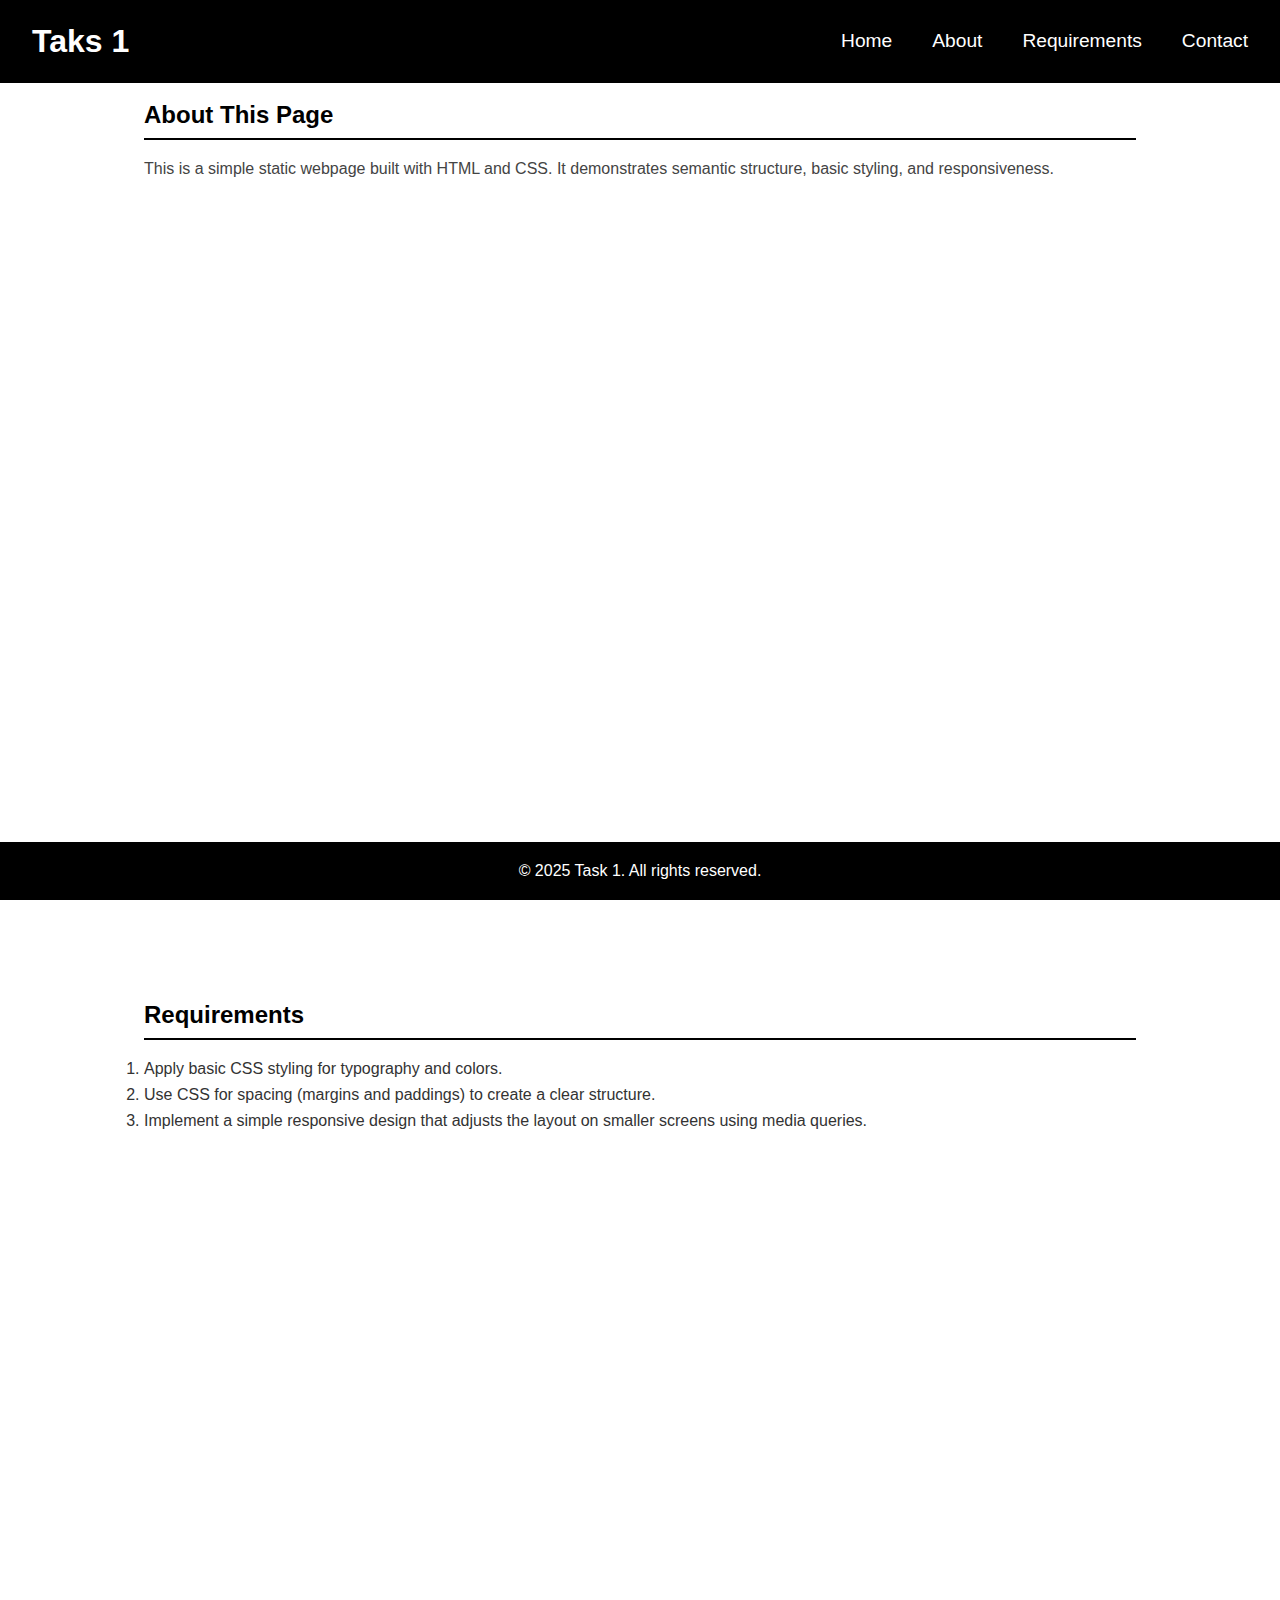
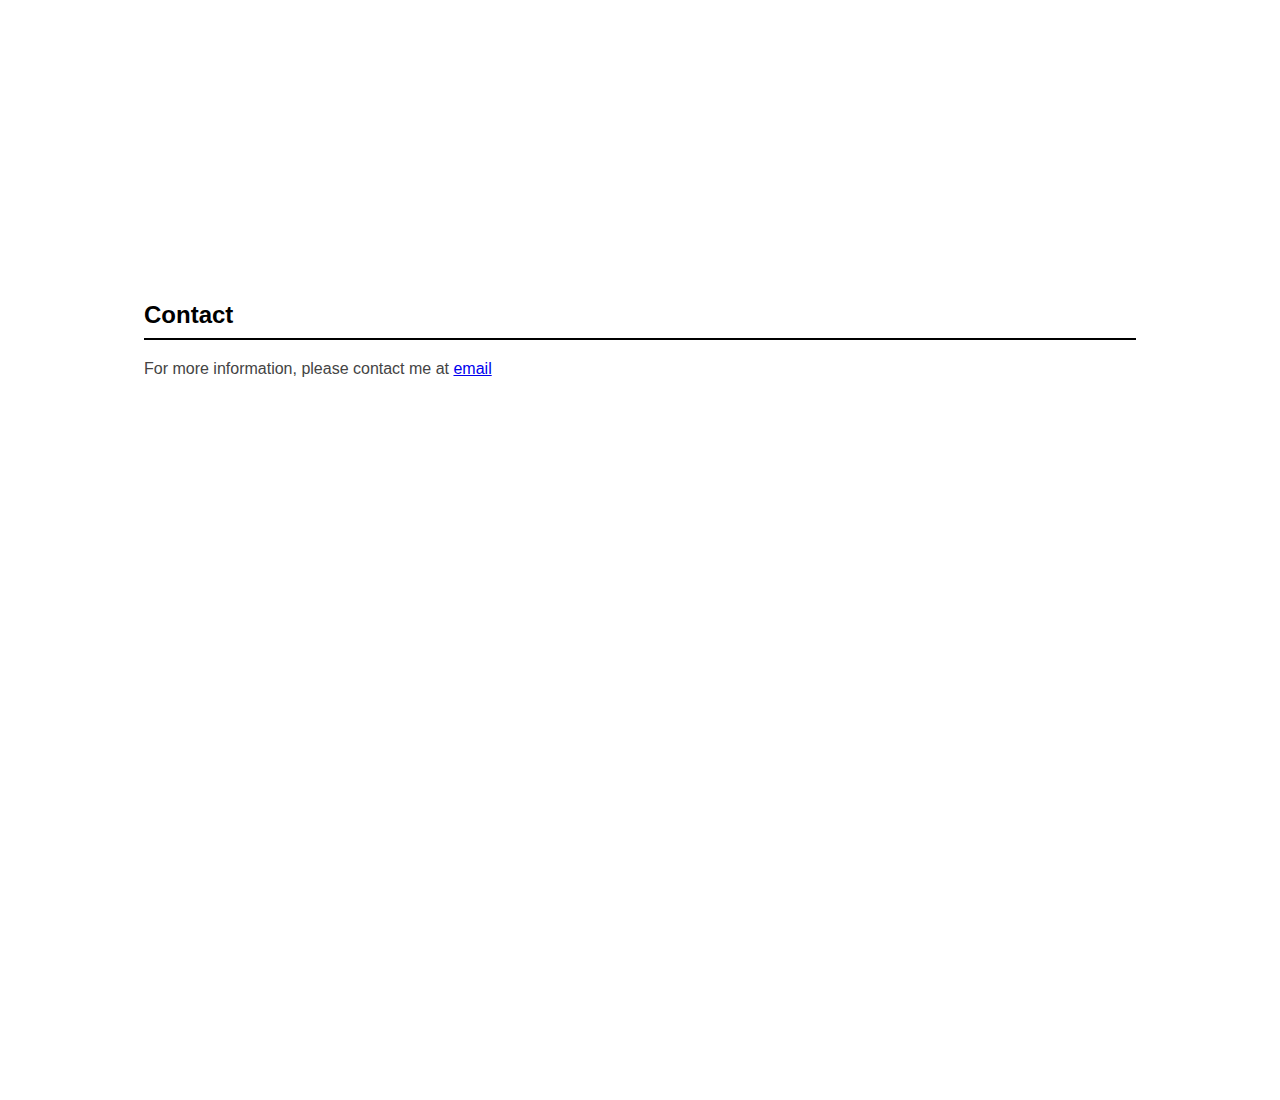
<file: task-1/index.html>
<!DOCTYPE html>
<html lang="en">
<head>
    <meta charset="UTF-8">
    <meta name="viewport" content="width=device-width, initial-scale=1.0">
    <title>My Static Webpage</title>
    <link rel="stylesheet" href="styles.css">
</head>
<body>
    <header>
        <h1>Taks 1</h1>
        <nav>
            <ul>
                <li><a href="#home">Home</a></li>
                <li><a href="#about">About</a></li>
                <li><a href="#requirements">Requirements</a></li>
                <li><a href="#contact">Contact</a></li>
            </ul>
        </nav>
    </header>

    <main>
        <section id="about">
            <h2>About This Page</h2>
            <p>This is a simple static webpage built with HTML and CSS. It demonstrates semantic structure, basic styling, and responsiveness.</p>
        </section>
        <section id="requirements">
            <h2>Requirements</h2>
            <ol>
                <li>Apply basic CSS styling for typography and colors.</li>
                <li>Use CSS for spacing (margins and paddings) to create a clear structure.</li>
                <li>Implement a simple responsive design that adjusts the layout on smaller screens using media queries.</li>
                
            </ol>
        </section>
        <section id="contact">
            <h2>Contact</h2>
            <p>For more information, please contact me at <a href="mailto:mail@gmail.com">email</a></p>
        </section>
    </main>

    <footer>
        <p>© 2025 Task 1. All rights reserved.</p>
    </footer>
</body>
</html>
</file>
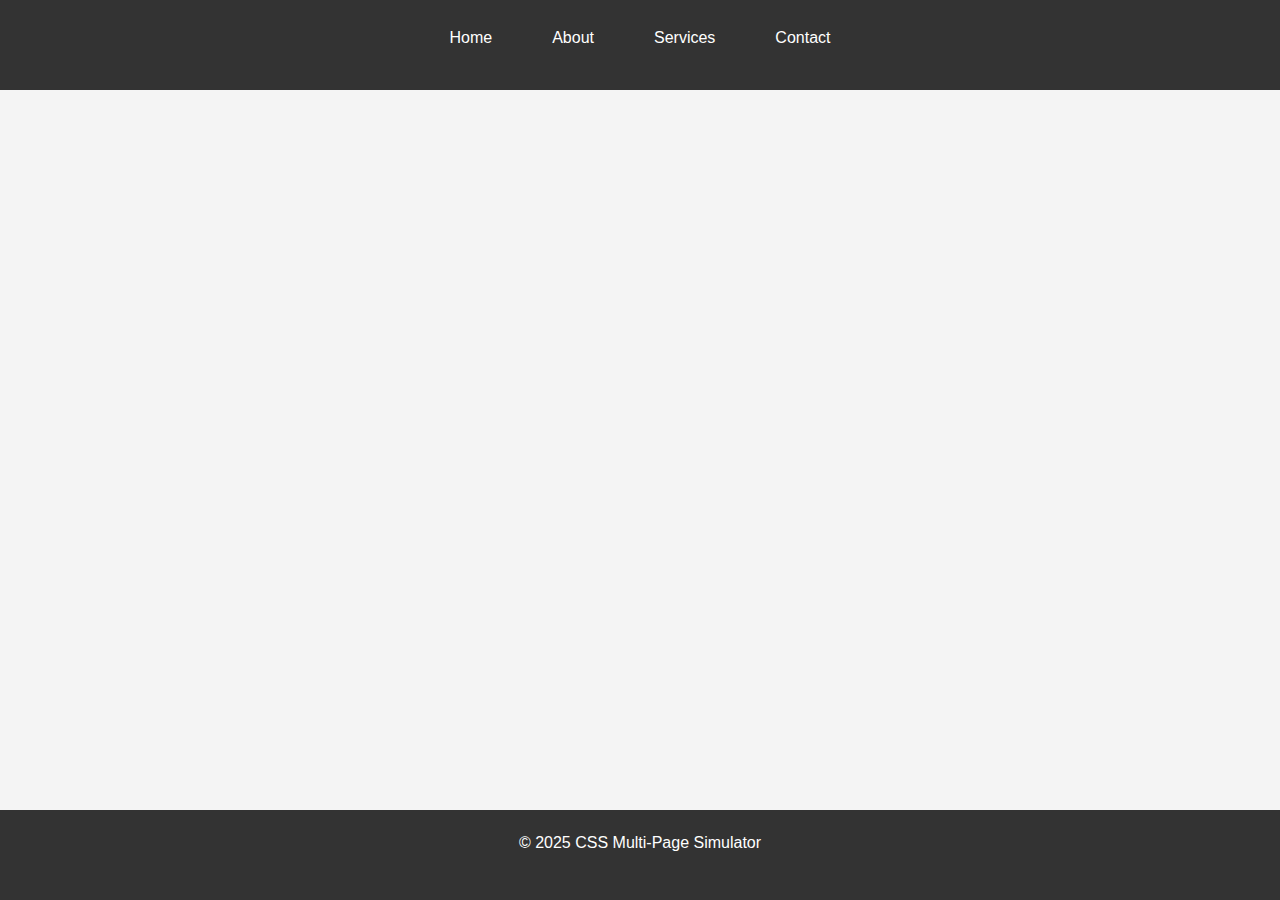
<file: task-10/index.html>
<!DOCTYPE html>
<html lang="en">
<head>
    <meta charset="UTF-8">
    <meta name="viewport" content="width=device-width, initial-scale=1.0">
    <title>CSS Multi-Page Website Simulator</title>
    <link rel="stylesheet" href="styles.css">
</head>
<body>
        <div class="pages">
            <nav class="nav">
                <div class="nav-menu">
                    <a href="#home">Home</a>
                    <a href="#about">About</a>
                    <a href="#services">Services</a>
                    <a href="#contact">Contact</a>
                </div>
            </nav>
            <!-- Home Page -->
            <section id="home" class="page">
                <h1>Welcome to Home</h1>
                <div class="page-content">
                    <div class="card">
                        <div class="card-badge">New</div>
                        <h2>Card 1</h2>
                        <p>Lorem ipsum dolor sit amet, consectetur adipiscing elit. Sed do eiusmod tempor incididunt ut labore et dolore magna aliqua.</p>
                    </div>
                    <div class="card">
                        <div class="card-badge">Featured</div>
                        <h2>Card 2</h2>
                        <p>Ut enim ad minim veniam, quis nostrud exercitation ullamco laboris nisi ut aliquip ex ea commodo consequat.</p>
                    </div>
                    <div class="card">
                        <h2>Card 3</h2>
                        <p>Duis aute irure dolor in reprehenderit in voluptate velit esse cillum dolore eu fugiat nulla pariatur.</p>
                    </div>
                    <div class="card">
                        <h2>Card 4</h2>
                        <p>Excepteur sint occaecat cupidatat non proident, sunt in culpa qui officia deserunt mollit anim id est laborum.</p>
                        <p>Sed ut perspiciatis unde omnis iste natus error sit voluptatem accusantium doloremque laudantium.</p>
                    </div>
                    <div class="card">
                        <h2>Card 5</h2>
                        <p>Nemo enim ipsam voluptatem quia voluptas sit aspernatur aut odit aut fugit, sed quia consequuntur magni dolores.</p>
                        <p>Neque porro quisquam est, qui dolorem ipsum quia dolor sit amet, consectetur, adipisci velit.</p>
                    </div>
                    <div class="card">
                        <h2>Card 6</h2>
                        <p>At vero eos et accusamus et iusto odio dignissimos ducimus qui blanditiis praesentium voluptatum deleniti.</p>
                        <p>Et harum quidem rerum facilis est et expedita distinctio. Nam libero tempore, cum soluta nobis est eligendi.</p>
                    </div>
                    <div class="card">
                        <h2>Card 7</h2>
                        <p>Temporibus autem quibusdam et aut officiis debitis aut rerum necessitatibus saepe eveniet ut et voluptates.</p>
                        <p>Itaque earum rerum hic tenetur a sapiente delectus, ut aut reiciendis voluptatibus maiores alias consequatur.</p>
                    </div>
                    <div class="card">
                        <h2>Card 8</h2>
                        <p>Temporibus autem quibusdam et aut officiis debitis aut rerum necessitatibus saepe eveniet ut et voluptates.</p>
                        <p>Itaque earum rerum hic tenetur a sapiente delectus, ut aut reiciendis voluptatibus maiores alias consequatur.</p>
                    </div>
                    <div class="card">
                        <h2>Card 9</h2>
                        <p>Temporibus autem quibusdam et aut officiis debitis aut rerum necessitatibus saepe eveniet ut et voluptates.</p>
                        <p>Itaque earum rerum hic tenetur a sapiente delectus, ut aut reiciendis voluptatibus maiores alias consequatur.</p>
                    </div>
                    <div class="card">
                        <h2>Card 10</h2>
                        <p>Temporibus autem quibusdam et aut officiis debitis aut rerum necessitatibus saepe eveniet ut et voluptates.</p>
                        <p>Itaque earum rerum hic tenetur a sapiente delectus, ut aut reiciendis voluptatibus maiores alias consequatur.</p>
                    </div>
                    <div class="card">
                        <h2>Card 11</h2>
                        <p>Temporibus autem quibusdam et aut officiis debitis aut rerum necessitatibus saepe eveniet ut et voluptates.</p>
                        <p>Itaque earum rerum hic tenetur a sapiente delectus, ut aut reiciendis voluptatibus maiores alias consequatur.</p>
                    </div>
                </div>
            </section>

            <!-- About Page -->
            <section id="about" class="page">
                <h1>About Us</h1>
                <div class="page-content">
                    <div class="card">
                        <h2>Our Mission</h2>
                        <p>Sed do eiusmod tempor incididunt ut labore et dolore magna aliqua.</p>
                    </div>
                    <div class="card">
                        <div class="card-badge">Team</div>
                        <h2>Who We Are</h2>
                        <p>Duis aute irure dolor in reprehenderit in voluptate velit esse.</p>
                    </div>
                </div>
            </section>

            <!-- Services Page -->
            <section id="services" class="page">
                <h1>Our Services</h1>
                <div class="page-content">
                    <div class="card">
                        <h2>Service 1</h2>
                        <p>Excepteur sint occaecat cupidatat non proident, sunt in culpa.</p>
                    </div>
                    <div class="card">
                        <h2>Service 2</h2>
                        <p>Nemo enim ipsam voluptatem quia voluptas sit aspernatur aut odit.</p>
                    </div>
                    <div class="card">
                        <h2>Service 3</h2>
                        <p>At vero eos et accusamus et iusto odio dignissimos ducimus.</p>
                    </div>
                </div>
            </section>

            <!-- Contact Page -->
            <section id="contact" class="page">
                <h1>Contact Us</h1>
                <div class="page-content">
                    <div class="card">
                        <h2>Get in Touch</h2>
                        <p>Email: harish@email.com</p>
                        <p>Phone: (+91) 9342938826</p>
                    </div>
                    <div class="card">
                        <h2>Location</h2>
                        <p>SASTRA, Thanjavur, Tamil Nadu, India</p>
                    </div>
                </div>
            </section>
    </div>
    <!-- Footer -->
    <footer class="footer">
        <p>© 2025 CSS Multi-Page Simulator</p>
    </footer>
</body>
</html>
</file>
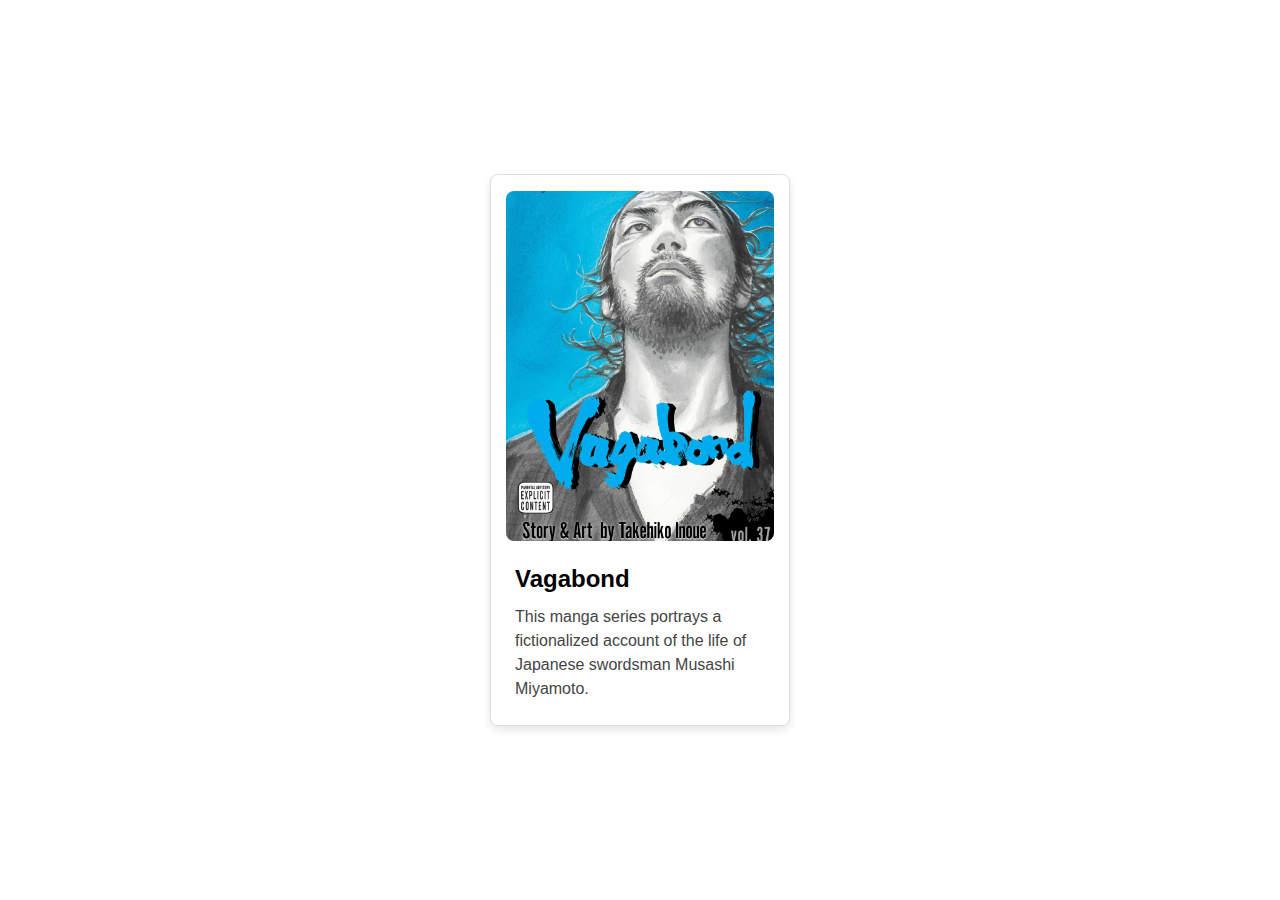
<file: task-2/index.html>
<!DOCTYPE html>
<html lang="en">
<head>
    <meta charset="UTF-8">
    <meta name="viewport" content="width=device-width, initial-scale=1.0">
    <title>Card Component</title>
    <link rel="stylesheet" href="styles.css">
</head>
<body>
    <div class="card">
        <img src="assets/4517753-37.jpg" alt="Vagabond">
        <div class="card-content">
            <h2>Vagabond</h2>
            <p>This manga series portrays a fictionalized account of the life of Japanese swordsman Musashi Miyamoto.</p>
        </div>
    </div>
</body>
</html>
</file>
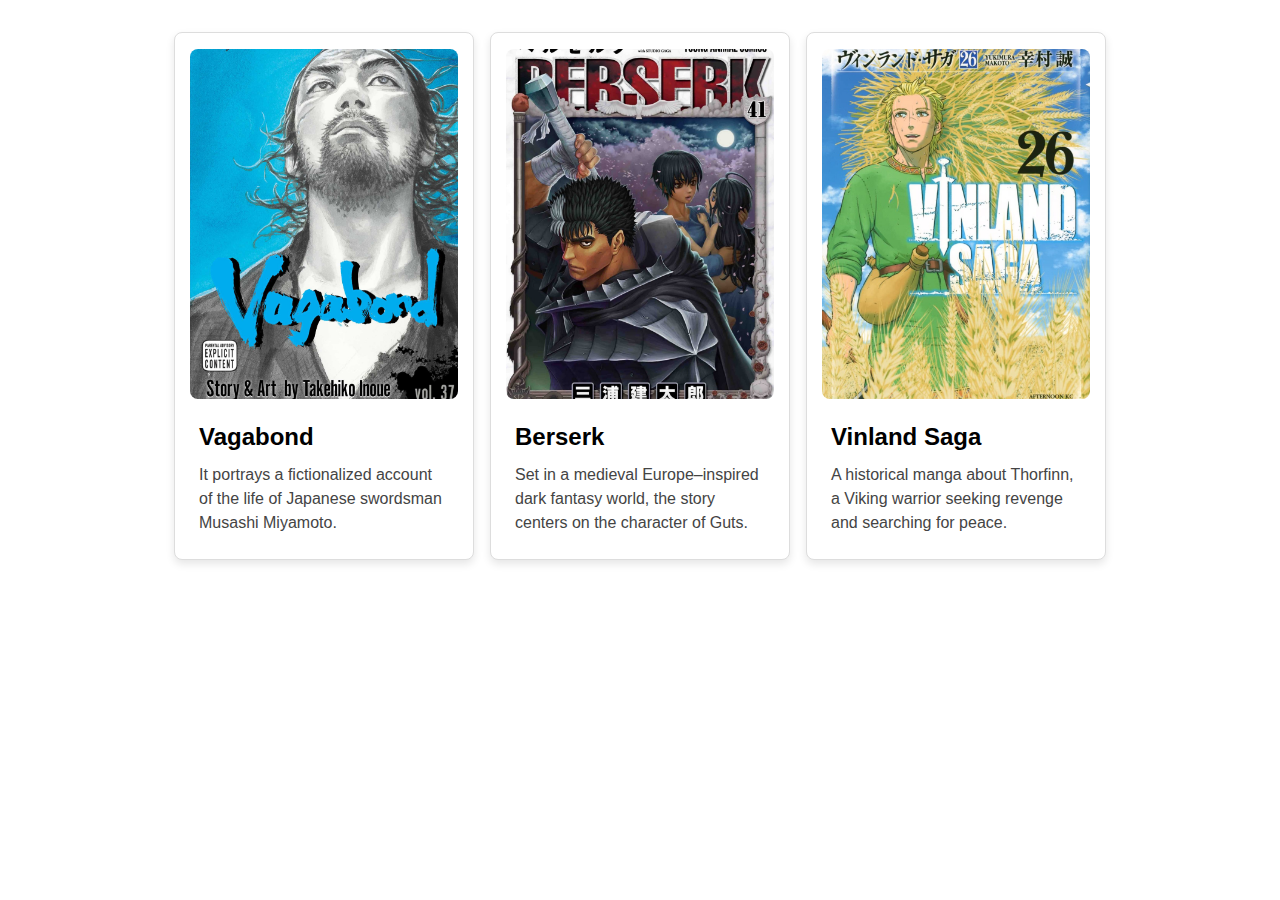
<file: task-3/index.html>
<!DOCTYPE html>
<html lang="en">
<head>
    <meta charset="UTF-8">
    <meta name="viewport" content="width=device-width, initial-scale=1.0">
    <title>Responsive Grid Layout</title>
    <link rel="stylesheet" href="styles.css">
</head>
<body>
    <div class="grid-container">
        <div class="card">
            <img src="assets/4517753-37.jpg" alt="Vagabond Cover">
            <div class="card-content">
                <h2>Vagabond</h2>
                <p>It portrays a fictionalized account of the life of Japanese swordsman Musashi Miyamoto.</p>
            </div>
        </div>
        <div class="card">
            <img src="assets/Berserk.jpg" alt="Berserk Cover">
            <div class="card-content">
                <h2>Berserk</h2>
                <p>Set in a medieval Europe–inspired dark fantasy world, the story centers on the character of Guts.</p>
            </div>
        </div>
        <div class="card">
            <img src="assets/vinland.jpg" alt="vinland Saga Cover">
            <div class="card-content">
                <h2>Vinland Saga</h2>
                <p>A historical manga about Thorfinn, a Viking warrior seeking revenge and searching for peace.</p>
            </div>
        </div>
    </div>
</body>
</html>
</file>
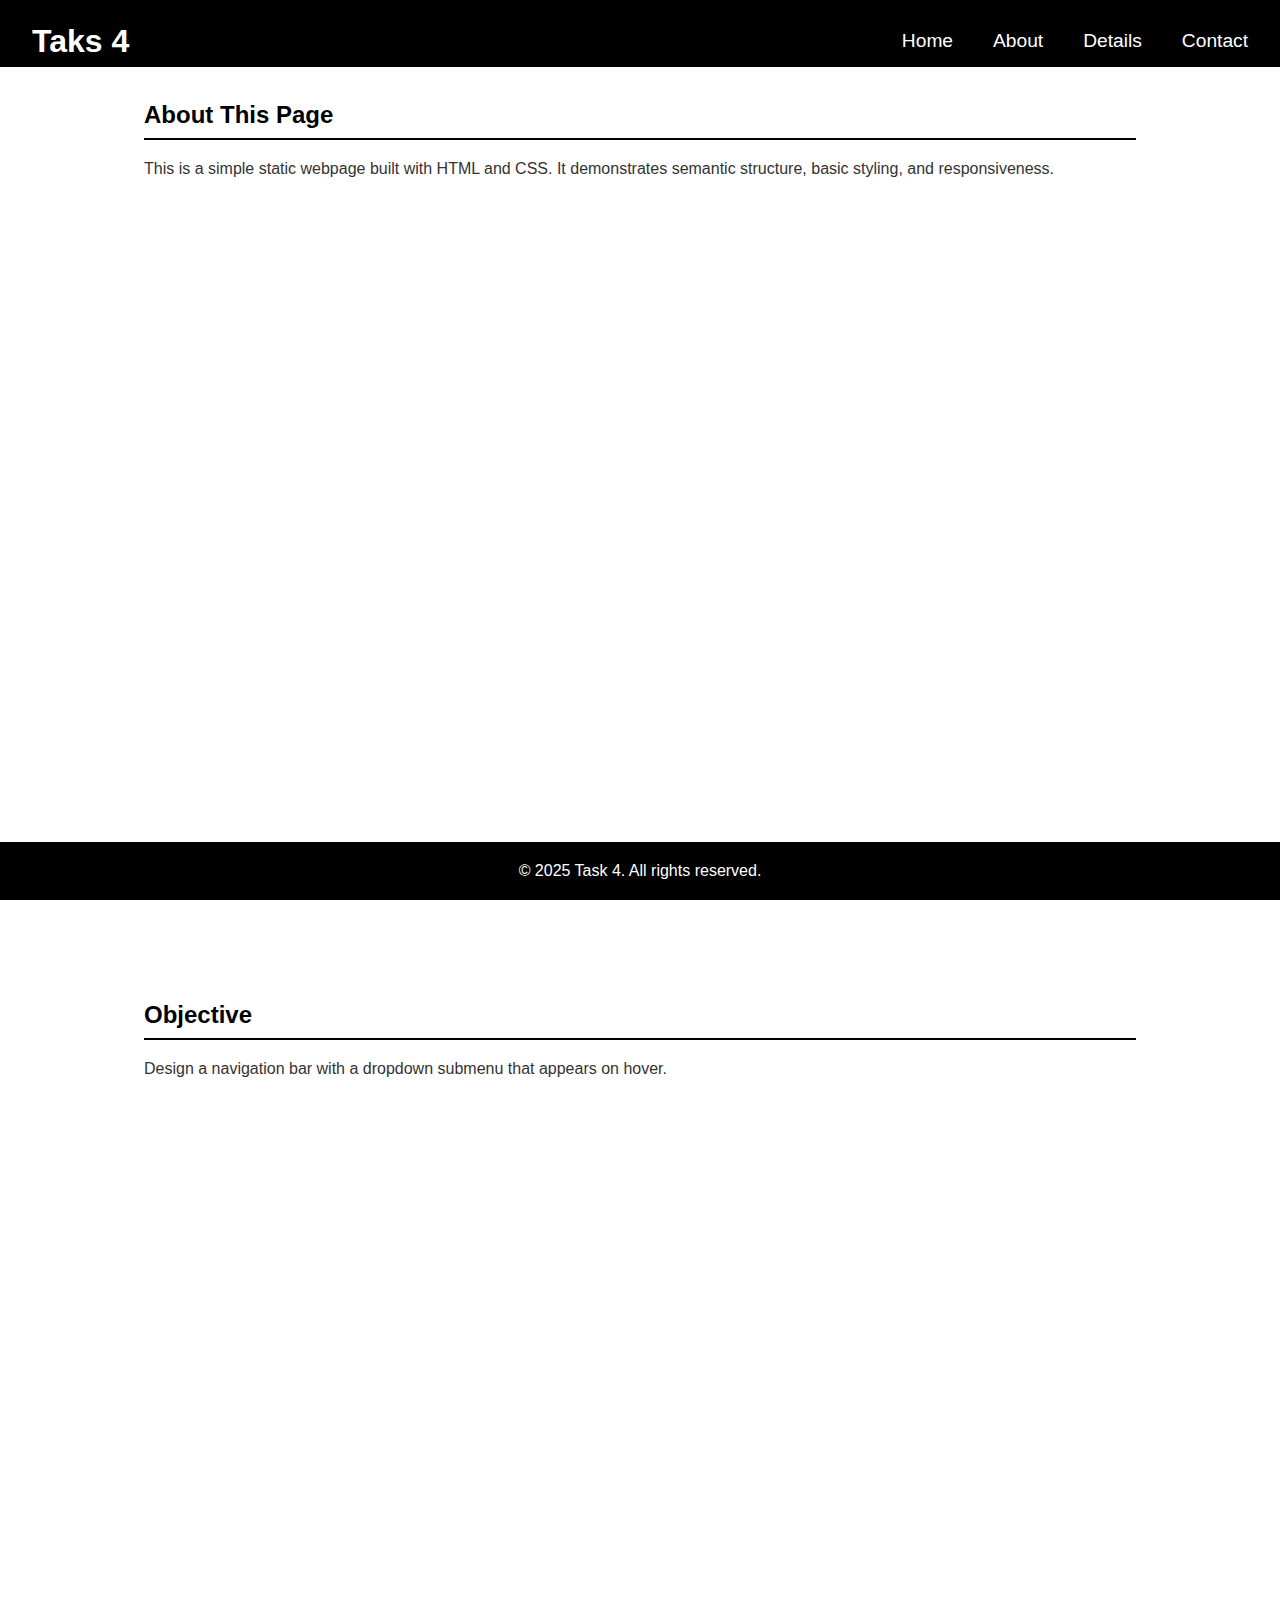
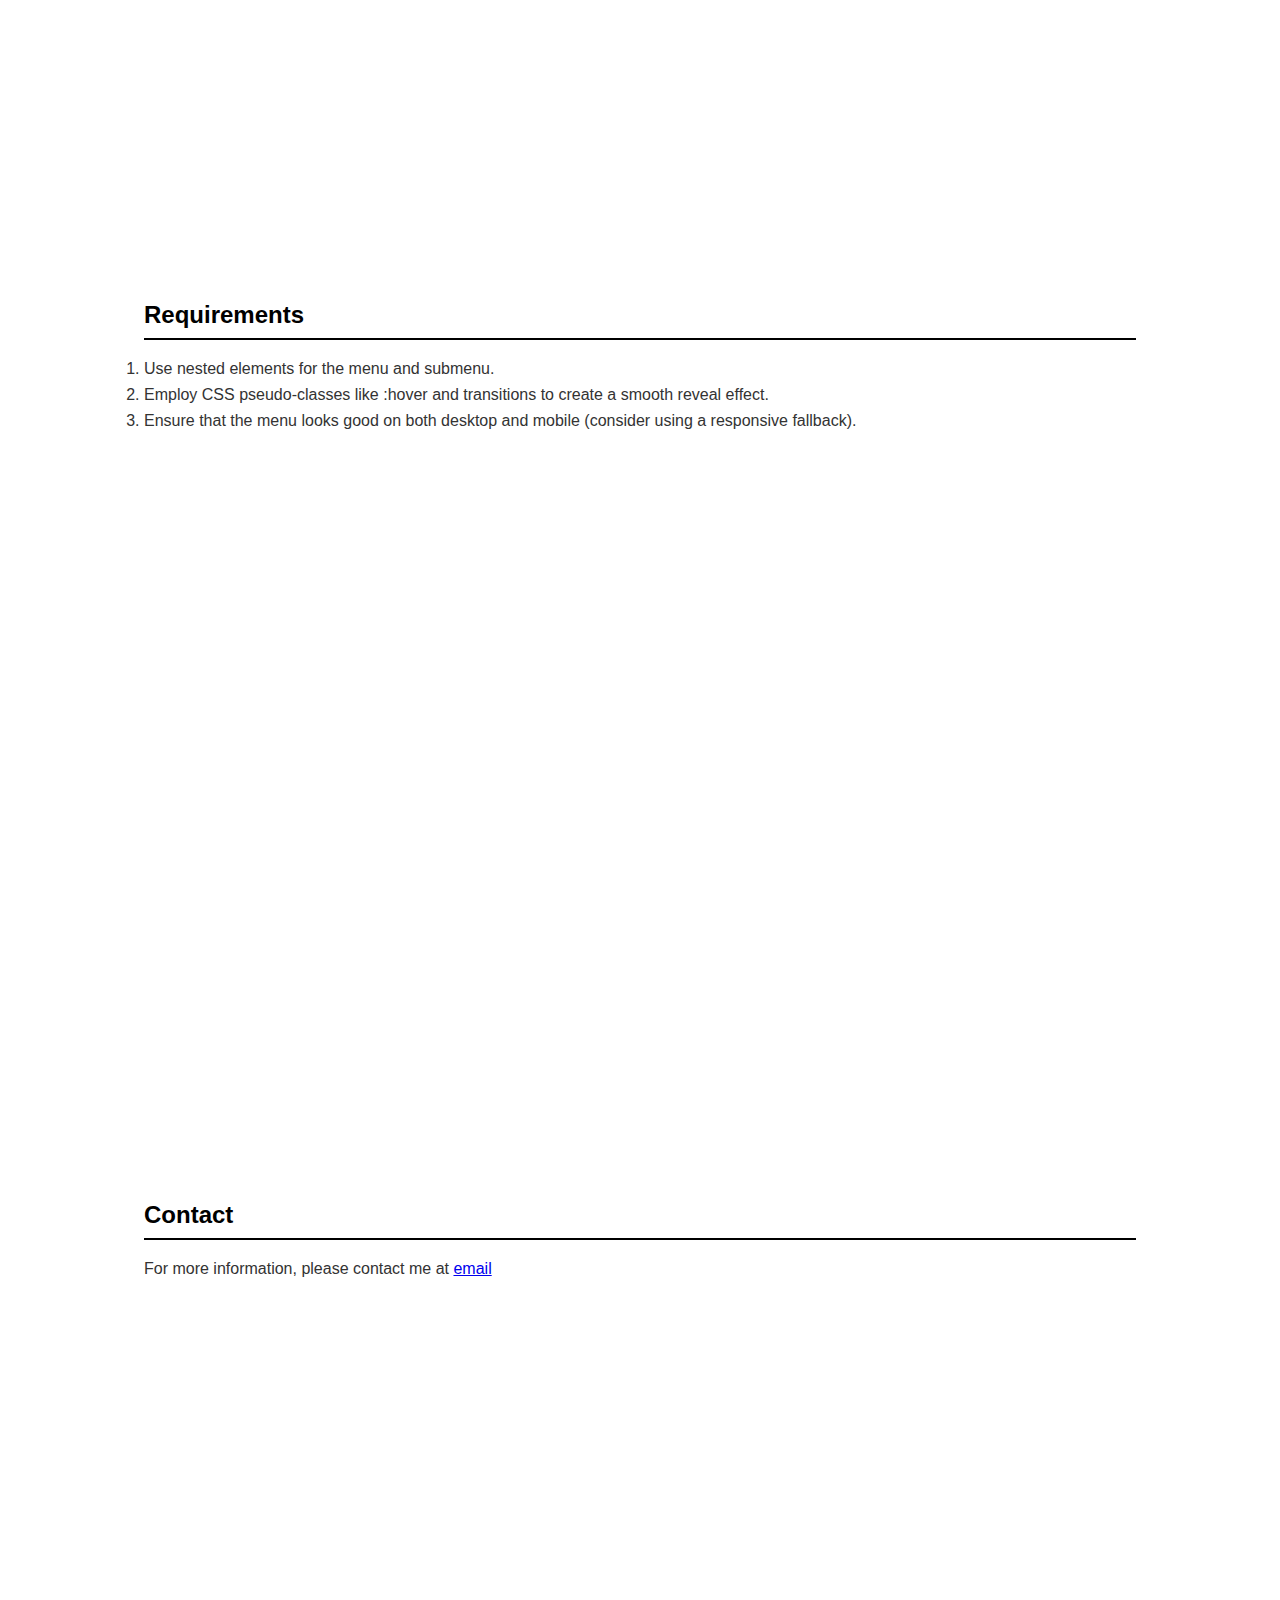
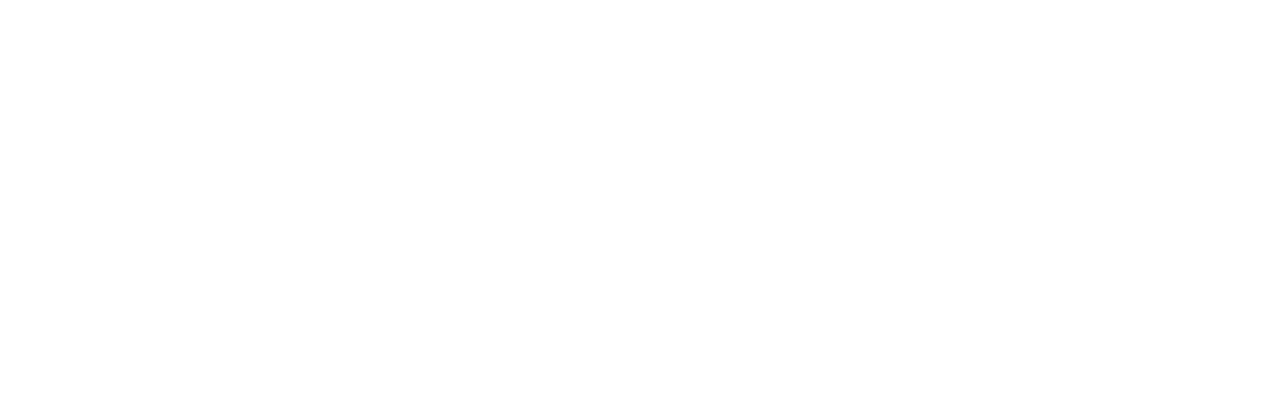
<file: task-4/index.html>
<!DOCTYPE html>
<html lang="en">
<head>
    <meta charset="UTF-8">
    <meta name="viewport" content="width=device-width, initial-scale=1.0">
    <title>Drop down with css</title>
    <link rel="stylesheet" href="styles.css">
</head>
<body>
    <header>
        <h1>Taks 4</h1>
        <nav>
            <ul>
                <li><a href="#home">Home</a></li>
                <li><a href="#about">About</a></li>
                <li class="dropdown">
                    <a>Details</a>
                    <ul class="dropdown-content">
                        <li><a href="#objective">Objective</a></li>
                        <li><a href="#requirements">Requirements</a></li>
                    </ul>
                </li>
                <li><a href="#contact">Contact</a></li>
            </ul>
        </nav>
    </header>

    <main>
        <section id="about">
            <h2>About This Page</h2>
            <p>This is a simple static webpage built with HTML and CSS. It demonstrates semantic structure, basic styling, and responsiveness.</p>
        </section>
        <section id="objective">
            <h2>Objective</h2>
            <p>Design a navigation bar with a dropdown submenu that appears on hover.</p>
        </section>
        <section id="requirements">
            <h2>Requirements</h2>
            <ol>
                <li>Use nested elements for the menu and submenu.</li>
                <li>Employ CSS pseudo-classes like :hover and transitions to create a smooth reveal effect.</li>
                <li>Ensure that the menu looks good on both desktop and mobile (consider using a responsive fallback).</li>
                
            </ol>
        </section>
        <section id="contact">
            <h2>Contact</h2>
            <p>For more information, please contact me at <a href="mailto:mail@gmail.com">email</a></p>
        </section>
    </main>

    <footer>
        <p>© 2025 Task 4. All rights reserved.</p>
    </footer>
</body>
</html>
</file>
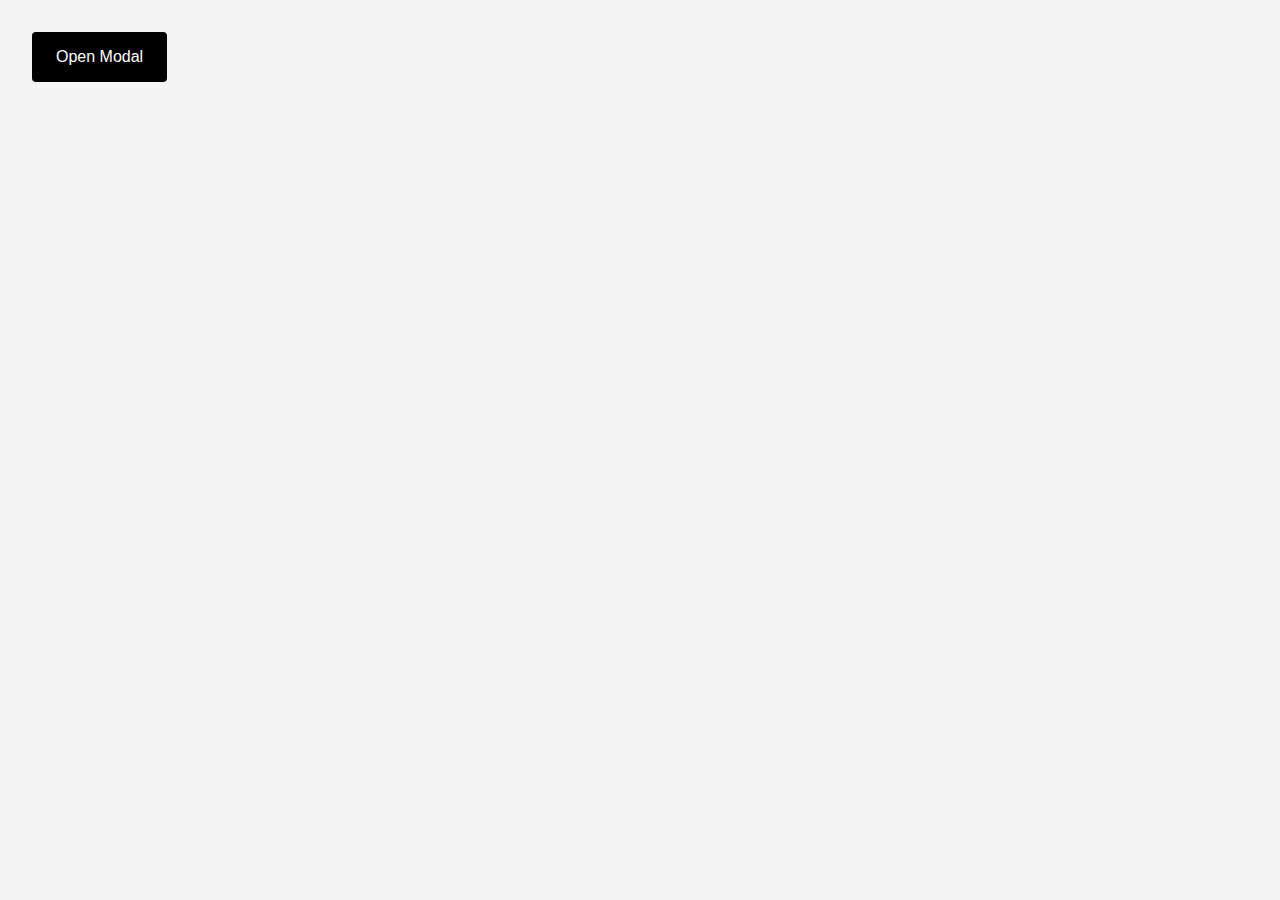
<file: task-5/index.html>
<!DOCTYPE html>
<html lang="en">
<head>
    <meta charset="UTF-8">
    <meta name="viewport" content="width=device-width, initial-scale=1.0">
    <title>Modal with :target</title>
    <link rel="stylesheet" href="styles.css">
</head>
<body>
    <a href="#modal-example" class="modal-btn">Open Modal</a>

    <div id="modal-example" class="modal">
        <div class="modal-content">
            <a href="#" class="modal-close">&times;</a>
            <h2>Modal Title</h2>
            <p>This is a modal popup using the :target pseudo-class. No JavaScript required!</p>
        </div>
    </div>
</body>
</html>
</file>
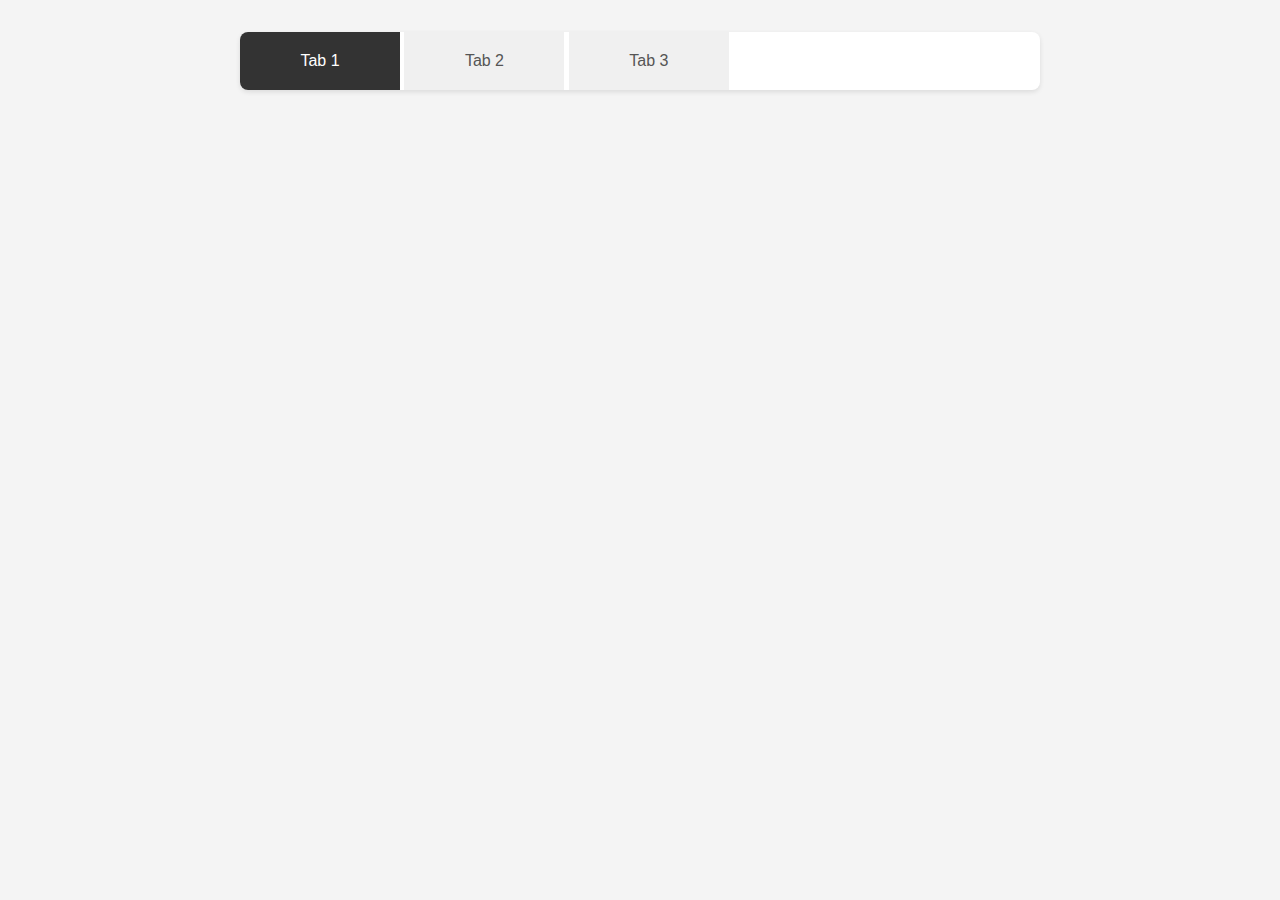
<file: task-6/index.html>
<!DOCTYPE html>
<html lang="en">
<head>
    <meta charset="UTF-8">
    <meta name="viewport" content="width=device-width, initial-scale=1.0">
    <title>Tabbed Content Interface</title>
    <link rel="stylesheet" href="styles.css">
</head>
<body>
    <div class="tabbed-interface">
        
        <div class="tab-bar">
        <!-- Tab 1 -->
        <input type="radio" id="tab1" name="tab-group" class="tab-input" checked>
        <label for="tab1" class="tab-label">Tab 1</label>

        <!-- Tab 2 -->
        <input type="radio" id="tab2" name="tab-group" class="tab-input">
        <label for="tab2" class="tab-label">Tab 2</label>

        <!-- Tab 3 -->
        <input type="radio" id="tab3" name="tab-group" class="tab-input">
        <label for="tab3" class="tab-label">Tab 3</label>
        </div>

        <div id="section1" class="tab-content">
            <h2>Content for Tab 1</h2>
            <p>This is the content for the first tab. It includes some sample text to demonstrate the tabbed interface.</p>
        </div>

        <div id="section2" class="tab-content">
            <h2>Content for Tab 2</h2>
            <p>This is the second tab's content. You can switch between tabs with a smooth transition effect.</p>
        </div>

        <div id="section3" class="tab-content">
            <h2>Content for Tab 3</h2>
            <p>This is the third tab. The content fades in and slides up when selected.</p>
        </div>

    </div>
</body>
</html>
</file>
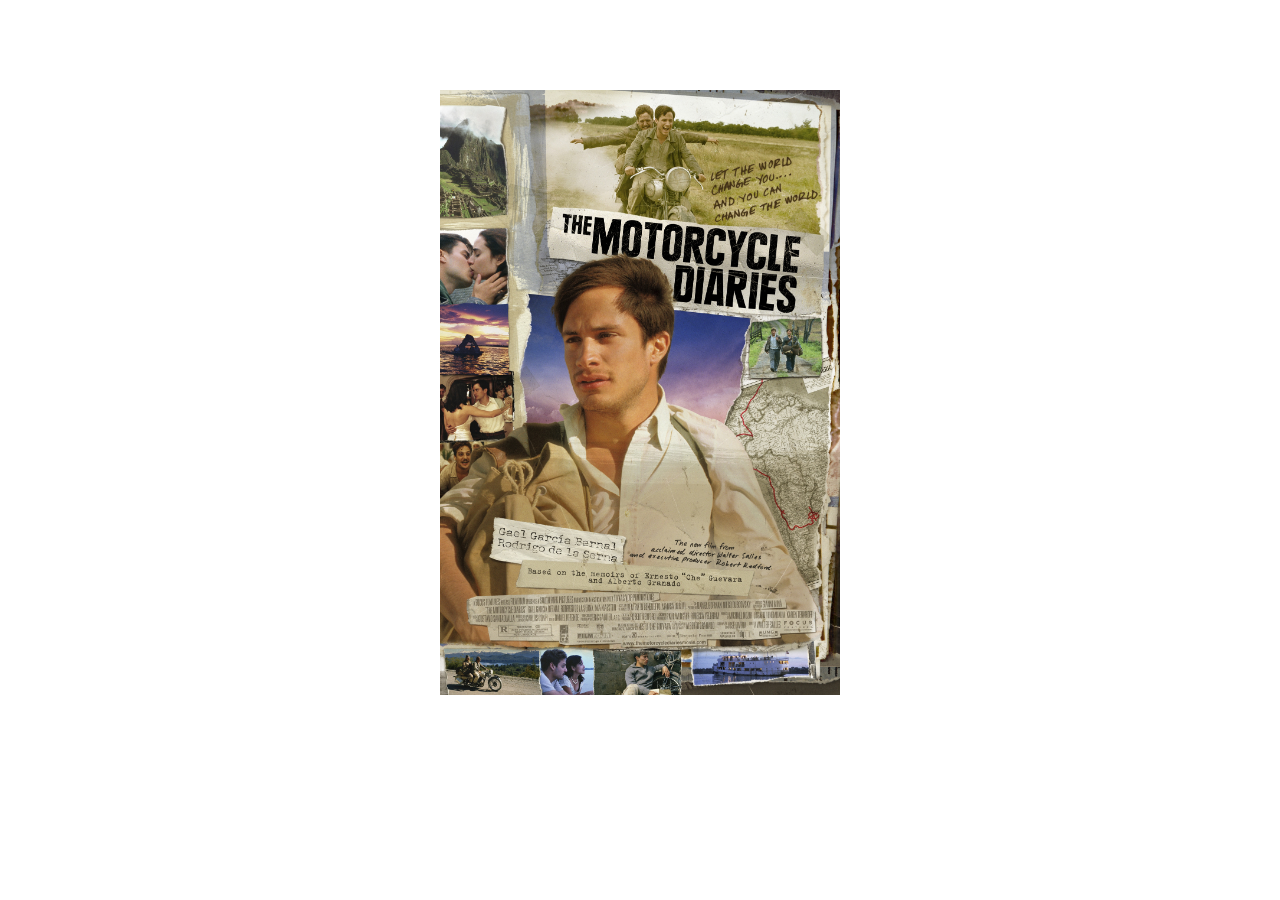
<file: task-7/index.html>
<!DOCTYPE html>
<html lang="en">
<head>
    <meta charset="UTF-8">
    <meta name="viewport" content="width=device-width, initial-scale=1.0">
    <title>Pure CSS Carousel</title>
    <link rel="stylesheet" href="styles.css">
</head>
<body>
    <div class="carousel-container">
        <!-- Radio buttons for manual control -->
        <div class="carousel-controls">
            <input type="radio" name="slide" id="slide1">
            <input type="radio" name="slide" id="slide2">
            <input type="radio" name="slide" id="slide3">
            <input type="radio" name="slide" id="slide4">
            
            <!-- Slides -->
            <div class="slides">
                <div class="slide">
                    <img src="assets/motorcycle_diaries_xxlg.jpg" alt="Slide 1">
                </div>
                <div class="slide">
                    <img src="assets/into_the_wild_xlg.jpg" alt="Slide 2">
                </div>
                <div class="slide">
                    <img src="assets/little_miss_sunshine_ver4_xxlg.jpg" alt="Slide 3">
                </div>
                <div class="slide">
                    <img src="assets/shawshank_redemption_ver1_xxlg.jpg" alt="Slide 4">
                </div>
            </div>

            <!-- Navigation dots -->
            <div class="nav-dots">
                <label for="slide1"></label>
                <label for="slide2"></label>
                <label for="slide3"></label>
                <label for="slide4"></label>
            </div>
        </div>
    </div>
</body>
</html>
</file>
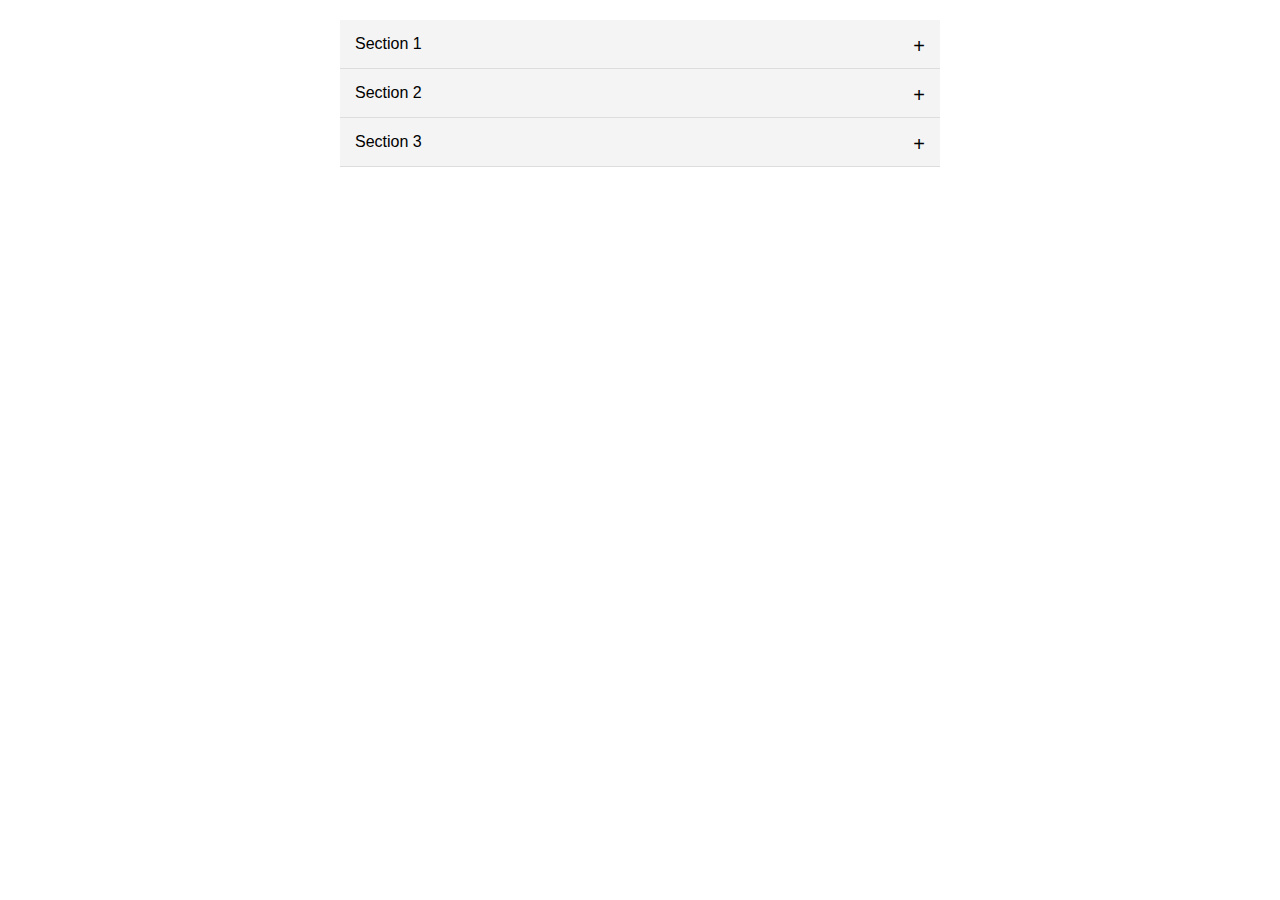
<file: task-8/index.html>
<!DOCTYPE html>
<html lang="en">
<head>
    <meta charset="UTF-8">
    <meta name="viewport" content="width=device-width, initial-scale=1.0">
    <title>CSS Accordion</title>
    <link rel="stylesheet" href="styles.css">
</head>
<body>
    <div class="accordion">
        <!-- Section 1 -->
        <input type="checkbox" id="section1">
        <label class="accordion-label" for="section1">Section 1</label>
        <div class="accordion-content">
            <p>Lorem ipsum dolor sit amet, consectetur adipiscing elit. Sed do eiusmod tempor incididunt ut labore et dolore magna aliqua.</p>
        </div>

        <!-- Section 2 -->
        <input type="checkbox" id="section2">
        <label class="accordion-label" for="section2">Section 2</label>
        <div class="accordion-content">
            <p>Ut enim ad minim veniam, quis nostrud exercitation ullamco laboris nisi ut aliquip ex ea commodo consequat.</p>
        </div>

        <!-- Section 3 -->
        <input type="checkbox" id="section3">
        <label class="accordion-label" for="section3">Section 3</label>
        <div class="accordion-content">
            <p>Duis aute irure dolor in reprehenderit in voluptate velit esse cillum dolore eu fugiat nulla pariatur.</p>
        </div>
    </div>
</body>
</html>
</file>
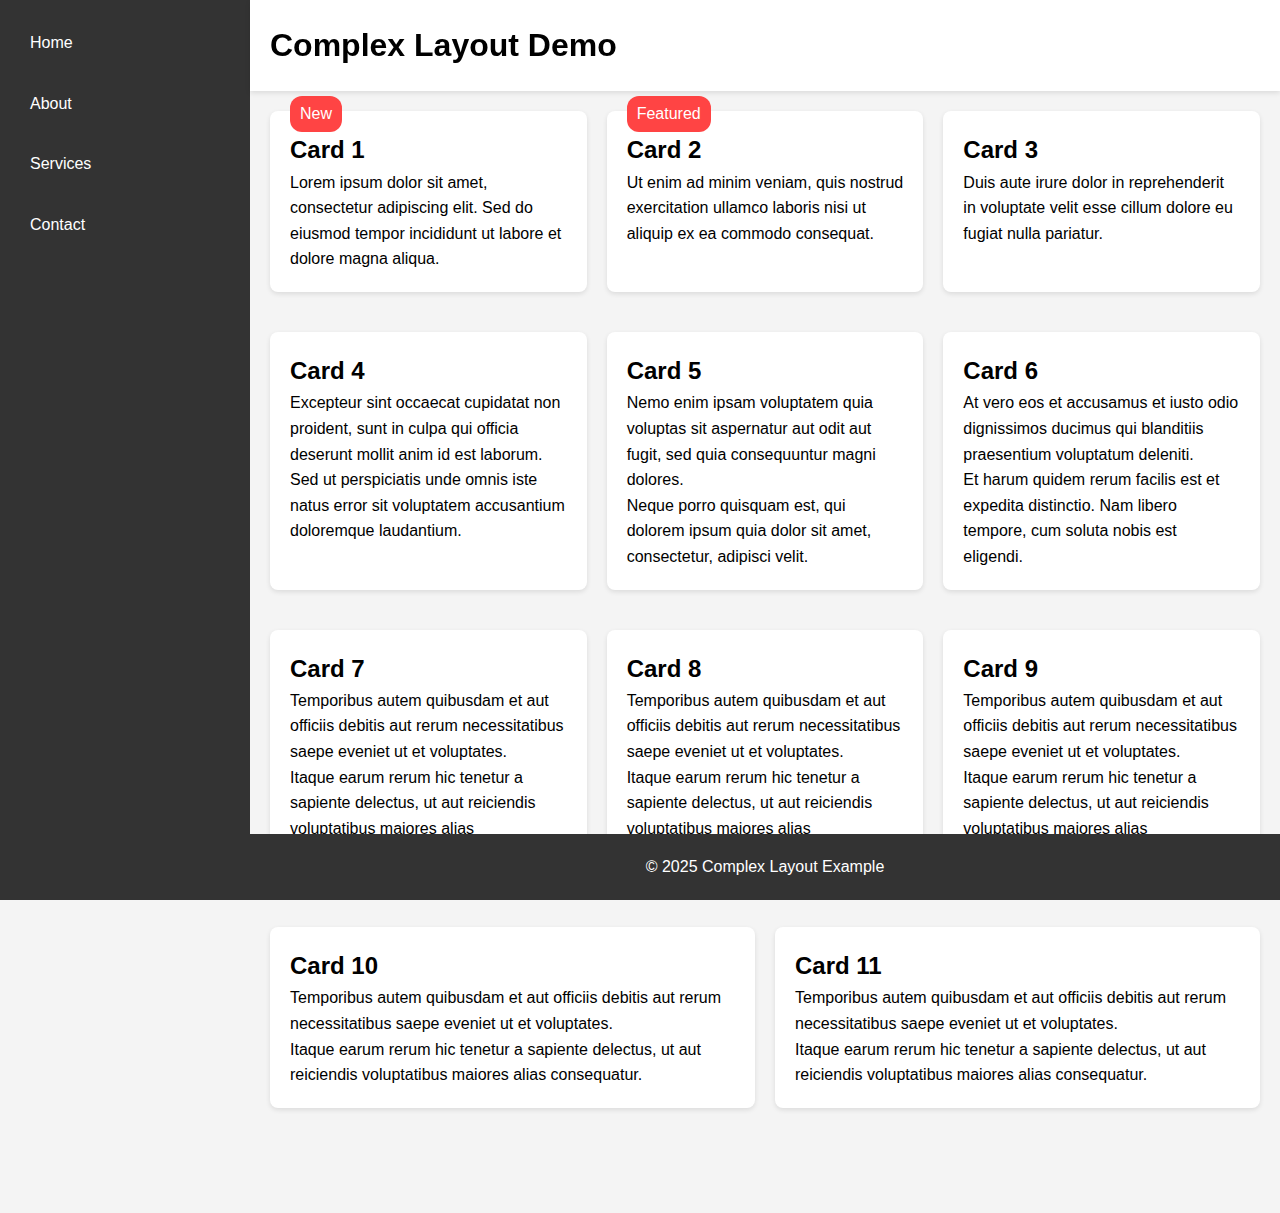
<file: task-9/index.html>
<!DOCTYPE html>
<html lang="en">
<head>
    <meta charset="UTF-8">
    <meta name="viewport" content="width=device-width, initial-scale=1.0">
    <title>Complex Responsive Layout with Scroll</title>
    <link rel="stylesheet" href="styles.css">
</head>
<body>
    <div class="container">
        <aside class="sidebar">
            <nav class="sidebar-nav">
                <a href="#home">Home</a>
                <a href="#about">About</a>
                <a href="#services">Services</a>
                <a href="#contact">Contact</a>
            </nav>
        </aside>

        <header class="header">
            <h1>Complex Layout Demo</h1>
        </header>

        <main class="main">
            <div class="card">
                <div class="card-badge">New</div>
                <h2>Card 1</h2>
                <p>Lorem ipsum dolor sit amet, consectetur adipiscing elit. Sed do eiusmod tempor incididunt ut labore et dolore magna aliqua.</p>
            </div>
            <div class="card">
                <div class="card-badge">Featured</div>
                <h2>Card 2</h2>
                <p>Ut enim ad minim veniam, quis nostrud exercitation ullamco laboris nisi ut aliquip ex ea commodo consequat.</p>
            </div>
            <div class="card">
                <h2>Card 3</h2>
                <p>Duis aute irure dolor in reprehenderit in voluptate velit esse cillum dolore eu fugiat nulla pariatur.</p>
            </div>
            <div class="card">
                <h2>Card 4</h2>
                <p>Excepteur sint occaecat cupidatat non proident, sunt in culpa qui officia deserunt mollit anim id est laborum.</p>
                <p>Sed ut perspiciatis unde omnis iste natus error sit voluptatem accusantium doloremque laudantium.</p>
            </div>
            <div class="card">
                <h2>Card 5</h2>
                <p>Nemo enim ipsam voluptatem quia voluptas sit aspernatur aut odit aut fugit, sed quia consequuntur magni dolores.</p>
                <p>Neque porro quisquam est, qui dolorem ipsum quia dolor sit amet, consectetur, adipisci velit.</p>
            </div>
            <div class="card">
                <h2>Card 6</h2>
                <p>At vero eos et accusamus et iusto odio dignissimos ducimus qui blanditiis praesentium voluptatum deleniti.</p>
                <p>Et harum quidem rerum facilis est et expedita distinctio. Nam libero tempore, cum soluta nobis est eligendi.</p>
            </div>
            <div class="card">
                <h2>Card 7</h2>
                <p>Temporibus autem quibusdam et aut officiis debitis aut rerum necessitatibus saepe eveniet ut et voluptates.</p>
                <p>Itaque earum rerum hic tenetur a sapiente delectus, ut aut reiciendis voluptatibus maiores alias consequatur.</p>
            </div>
            <div class="card">
                <h2>Card 8</h2>
                <p>Temporibus autem quibusdam et aut officiis debitis aut rerum necessitatibus saepe eveniet ut et voluptates.</p>
                <p>Itaque earum rerum hic tenetur a sapiente delectus, ut aut reiciendis voluptatibus maiores alias consequatur.</p>
            </div>
            <div class="card">
                <h2>Card 9</h2>
                <p>Temporibus autem quibusdam et aut officiis debitis aut rerum necessitatibus saepe eveniet ut et voluptates.</p>
                <p>Itaque earum rerum hic tenetur a sapiente delectus, ut aut reiciendis voluptatibus maiores alias consequatur.</p>
            </div>
            <div class="card">
                <h2>Card 10</h2>
                <p>Temporibus autem quibusdam et aut officiis debitis aut rerum necessitatibus saepe eveniet ut et voluptates.</p>
                <p>Itaque earum rerum hic tenetur a sapiente delectus, ut aut reiciendis voluptatibus maiores alias consequatur.</p>
            </div>
            <div class="card">
                <h2>Card 11</h2>
                <p>Temporibus autem quibusdam et aut officiis debitis aut rerum necessitatibus saepe eveniet ut et voluptates.</p>
                <p>Itaque earum rerum hic tenetur a sapiente delectus, ut aut reiciendis voluptatibus maiores alias consequatur.</p>
            </div>
        </main>

        <footer class="footer">
            <p>© 2025 Complex Layout Example</p>
        </footer>
    </div>
</body>
</html>
</file>
<file: task-1/styles.css>
* {
    margin: 0;
    padding: 0;
    box-sizing: border-box;
}


body {
    font-family: 'Helvetica', Arial, sans-serif;
    line-height: 1.6;
    color: #333;
    background-color: #fff;
}


header {
    position: fixed;
    top: 0;
    width: 100%;
    background-color:black;
    color: white;
    display: flex;
    justify-content: space-between;
    align-items: center;
    padding-top: 1rem;
    padding-bottom: 1rem;
}

header h1 {
    padding-left: 2rem;
    font-size: 2rem;
}


nav ul {
    list-style: none;
    display: flex;
    align-items: center;
    gap: 2.5rem;
    padding-right: 2rem;
}

nav a {
    color: white;
    text-decoration: none;
    font-size: 1.2rem;
    font-weight: 500;
    transition: color 0.3s ease;
}

nav a:hover {
    color: #555; 
}


main {
    max-width: 80%; 
    margin: 0rem auto; 
    padding: 0 1rem;
}

main section {
    height: 100vh;
    padding-top: 6rem;
}

main h2 {
    color: #000;
    font-size: 1.5rem;
    margin-bottom: 1rem;
    border-bottom: 2px solid #000; 
    padding-bottom: 0.25rem;
}

main p {
    color: #444;
}


footer {
    background-color: #000;
    color: #fff;
    text-align: center;
    padding: 1rem;
    position: fixed;
    bottom: 0;
    width: 100%;
}


@media (max-width: 600px) {
    header {
        padding-top: 1rem;
        padding-bottom: 1rem;
    }

    header h1 {
        font-size: medium;
    }

    nav ul {
        gap: 1rem;
    }

    nav a {
        font-size: x-small;
    }

    main section {
        height: 100vh;
    }

    main h2 {
        font-size: 1.3rem;
    }
}
</file>
<file: task-10/styles.css>
* {
    margin: 0;
    padding: 0;
    box-sizing: border-box;
}

body {
    font-family: Arial, sans-serif;
    line-height: 1.6;
    background: #f4f4f4;
    height: 100vh;
    overflow-x: hidden;
}


.nav {
    height: 10vh;
    background: #333;
    padding: 15px;
    position: sticky;
    top: 0;
    z-index: 10;
}

.nav-menu {
    display: flex;
    flex-wrap: wrap;
    justify-content: center;
    gap: 20px;
}

.nav-menu a {
    color: white;
    text-decoration: none;
    padding: 10px 20px;
    transition: background 0.3s ease, transform 0.3s ease;
}

.nav-menu a:hover {
    background: #555;
    transform: scale(1.05);
}

.pages {
    position: relative;
    height: 90vh;
}


.page {
    position: absolute;
    top: 0;
    left: 0;
    width: 100%;
    height: 100%;
    padding: 20px;
    padding-top: 30px;
    background: white;
    opacity: 0;
    z-index: 1;
    visibility: hidden;
    overflow-y: scroll;
}


.page:target {
    opacity: 1;
    transition: opacity 0.5s ease;
    visibility: visible;
    z-index: 2;
}


.page-content {
    display: flex; 
    flex-wrap: wrap;
    padding-top: 30px;
    gap: 20px;
}

.card {
    flex: 1 1 300px;
    background: #fff;
    padding: 20px;
    border-radius: 8px;
    box-shadow: 0 2px 5px rgba(0,0,0,0.1);
    position: relative;
    transition: transform 0.3s ease;
}

.card:hover {
    transform: translateY(-5px);
}

.card-badge {
    position: absolute;
    top: -15px;
    left: 20px;
    background: #ff4444;
    color: white;
    padding: 5px 10px;
    border-radius: 12px;
    z-index: 3;
}

/* Footer */
.footer {
    height: 10vh;
    background: #333;
    color: white;
    padding: 20px;
    text-align: center;
    z-index: 10;
}


@media (max-width: 600px) {
    .nav-menu {
        gap: 0px;
    }

    .nav-menu a {
        font-size: 0.9rem;
        padding: 8px 15px;
    }

    .page-content {
        flex-direction: column;
    }

    .card {
        flex: 1 1 auto;
    }
    .card h2 {
        font-size: 1rem;
    }

    .card p {
        font-size: 0.7rem;
    }
    .card-badge{
        font-size: x-small;
    }

}
</file>
<file: task-2/styles.css>
* {
    margin: 0;
    padding: 0;
    box-sizing: border-box;
}


body {
    font-family: 'Helvetica', Arial, sans-serif;
    background-color: #fff; 
    color: #333;
    display: flex;
    justify-content: center;
    align-items: center;
    min-height: 100vh;
}


.card {
    width: 300px;
    background-color: #fff;
    border: 1px solid #ddd;
    border-radius: 8px; 
    box-shadow: 0 4px 8px rgba(0, 0, 0, 0.1);
    overflow: hidden;
    display: flex;
    flex-direction: column;
    justify-content: center;
    align-items: center;
    transition: all 0.3s ease;
}


.card:hover {
    rotate: 1deg;
    scale: 1.05;
    box-shadow: 0 6px 12px rgba(0, 0, 0, 0.15); 
    margin: 1rem;
}


.card img {
    width: 90%; 
    height: 350px;
    margin-top: 1rem;
    border-radius: 8px; 
    object-fit: cover;
}


.card-content {
    padding: 1.5rem;
}

.card-content h2 {
    font-size: 1.5rem;
    color: #000; 
    margin-bottom: 0.75rem;
}

.card-content p {
    font-size: 1rem;
    color: #444;
    line-height: 1.5;
}
</file>
<file: task-3/styles.css>
* {
    margin: 0;
    padding: 0;
    box-sizing: border-box;
}


body {
    font-family: 'Helvetica', Arial, sans-serif;
    background-color: #fff;
    color: #333;
    min-height: 100vh;
    padding: 2rem;
}


.grid-container {
    display: grid;
    place-content: center center;
    grid-template-columns: auto auto auto;
    gap: 1rem;
}


.card {
    width: 300px;
    background-color: #fff;
    border: 1px solid #ddd;
    border-radius: 8px;
    box-shadow: 0 4px 8px rgba(0, 0, 0, 0.1);
    overflow: hidden;
    display: flex;
    flex-direction: column;
    justify-content: center;
    align-items: center;
    transition: all 0.3s ease;
}

.card:hover {
    scale: 1.05;
    box-shadow: 0 6px 12px rgba(0, 0, 0, 0.15);
}

.card img {
    width: 90%;
    height: 350px;
    margin-top: 1rem;
    border-radius: 8px;
    object-fit: cover;
}


.card-content {
    padding: 1.5rem;
}

.card-content h2 {
    font-size: 1.5rem;
    color: #000;
    margin-bottom: 0.75rem;
}

.card-content p {
    font-size: 1rem;
    color: #444;
    line-height: 1.5rem;
}


@media (min-width: 680px) and (max-width: 999px) {

    .grid-container {
        grid-template-columns: auto auto;
    }
}

@media (max-width: 679px) {
    .grid-container {
        grid-template-columns: auto;
    }
}
</file>
<file: task-4/styles.css>
* {
    margin: 0;
    padding: 0;
    box-sizing: border-box;
}


body {
    font-family: 'Helvetica', Arial, sans-serif;
    line-height: 1.6;
    color: #333;
    background-color: #fff;
}


header {
    position: fixed;
    top: 0;
    width: 100%;
    background-color:black;
    color: white;
    display: flex;
    justify-content: space-between;
    align-items: center;
    padding-top: 1rem;
}

header h1 {
    padding-left: 2rem;
    font-size: 2rem;
}


nav ul {
    list-style: none;
    display: flex;
    align-items: center;
    gap: 2.5rem;
    padding-right: 2rem;
}

nav a {
    color: white;
    text-decoration: none;
    font-size: 1.2rem;
    font-weight: 500;
    transition: color 0.3s ease;
}

nav a:hover {
    color: #555; 
}

.dropdown-content {
    display: none;
    position: absolute;
    top:3rem;
    right: 5rem;
    padding-top: 1rem;
    gap: 0.5rem;
    padding-right: 0rem;
    padding-bottom: 1rem;
    width: 12rem;
    box-shadow: 0 4px 8px rgba(0, 0, 0, 0.3);
    border-radius: 8px;
}

.dropdown:hover .dropdown-content {
    display: flex;
    flex-direction: column;
    background-color: black;
}

main {
    max-width: 80%; 
    margin: 0rem auto; 
    padding: 0 1rem;
}

main section {
    height: 100vh;
    padding-top: 6rem;
}

main h2 {
    color: #000;
    font-size: 1.5rem;
    margin-bottom: 1rem;
    border-bottom: 2px solid #000; 
    padding-bottom: 0.25rem;
}


footer {
    background-color: #000;
    color: #fff;
    text-align: center;
    padding: 1rem;
    position: fixed;
    bottom: 0;
    width: 100%;
}


@media (max-width: 600px) {
    header {
        padding-top: 1rem;
    }

    header h1 {
        font-size: medium;
    }

    nav ul {
        gap: 1rem;
    }

    nav a {
        font-size: x-small;
    }

    .dropdown-content{
        width: 6rem;
        right: 3rem;
        top:2.5rem;
        padding-top: 0.5rem;
        padding-bottom: 0.5rem;
        border-top-right-radius: 0rem;
        border-top-left-radius: 0rem;
    }

    main section {
        height: 100vh;
    }

    main h2 {
        font-size: 1.3rem;
    }
}
</file>
<file: task-5/styles.css>
* {
    margin: 0;
    padding: 0;
    box-sizing: border-box;
}

body {
    font-family: 'Helvetica', Arial, sans-serif;
    line-height: 1.6;
    background-color: #f4f4f4;
    padding: 2rem;
}

.modal-btn {
    display: inline-block;
    padding: 0.75rem 1.5rem;
    background-color: black;
    color: white;
    text-decoration: none;
    border-radius: 4px;
    transition: background-color 0.3s ease;
}

.modal-btn:hover {
    background-color: #333;
}


.modal {
    display: none;
    position: fixed;
    top: 0;
    left: 0;
    width: 100%;
    height: 100%;
    z-index: 1000;
}


.modal-content {
    position: absolute;
    top: 50%;
    left: 50%;
    background-color: white;
    padding: 2rem;
    border-radius: 8px;
    max-width: 500px;
    width: 90%;
}


.modal-close {
    position: absolute;
    top: 1rem;
    right: 1rem;
    color: #333;
    text-decoration: none;
    font-size: 1.5rem;
    font-weight: bold;
}


.modal:target {
    display: block;
    background-color: rgba(0, 0, 0, 0.7);
}

.modal:target .modal-content {
    transform: translate(-50%, -50%) scale(1);
    opacity: 1;
}
</file>
<file: task-6/styles.css>
* {
    margin: 0;
    padding: 0;
    box-sizing: border-box;
}

body {
    font-family: 'Helvetica', Arial, sans-serif;
    line-height: 1.6;
    color: #333;
    background-color: #f4f4f4;
    padding: 2rem;
}

.tabbed-interface {
    max-width: 800px;
    margin: 0 auto;
    background-color: white;
    border-radius: 8px;
    box-shadow: 0 2px 5px rgba(0, 0, 0, 0.1);
    position: relative;
    overflow: hidden;
}


.tab-input {
    display: none;
}


.tab-label {
    display: inline-block;
    width: 20%;
    padding: 1rem;
    text-align: center;
    background-color: #f0f0f0;
    color: #555;
    cursor: pointer;
    transition: background-color 0.3s ease, color 0.3s ease;
}

.tab-label:hover {
    background-color: #e0e0e0;
}


.tab-input:checked + .tab-label {
    background-color: #333;
    color: white;
}

.tab-content {
    background: white;
    padding: 2rem;
    text-align: justify;
    opacity: 0;
    transform: translateY(20px);
    transition: opacity 0.3s ease, transform 0.3s ease;
    position: absolute;
    top: 4rem; 
    left: 0;
    width: 100%;
    pointer-events: none;
}

#tab1:checked ~ #section1,
#tab2:checked ~ #section2,
#tab3:checked ~ #section3 {
    opacity: 1;
    transform: translateY(0);
    position: relative; 
    top: 0;
    pointer-events: all;
}
</file>
<file: task-7/styles.css>
* {
    margin: 0;
    padding: 0;
    box-sizing: border-box;
}

body {
    display: flex;
    justify-content: center;
    align-items: center;
    padding: 2rem;
    width: 100%;
    height: 100vh;
}

.carousel-container {
    max-width: 400px;
    margin: auto auto;
    position: relative;
    overflow: hidden;
    height: 80vh;
}


.slides {
    display: flex;
    width: 400%; 
    height: 100%;
    animation: slide 6s infinite;
    position: relative;
}


.slide {
    width: 25%;
    height: 100%;
    transition: all 0.5s ease;
}

.slide img {
    width: 100%;
    height: 100%;
    object-fit: cover;
}


.carousel-controls input {
    display: none;
}


.nav-dots {
    position: absolute;
    bottom: 20px;
    left: 50%;
    transform: translateX(-50%);
    display: flex;
    gap: 10px;
}

.nav-dots label {
    width: 12px;
    height: 12px;
    background: rgba(255, 255, 255, 0.5);
    border-radius: 50%;
    cursor: pointer;
    transition: all 0.3s ease;
}


@keyframes slide {
    0% { transform: translateX(0); }
    20% { transform: translateX(0); }
    25% { transform: translateX(-25%); }
    45% { transform: translateX(-25%); }
    50% { transform: translateX(-50%); }
    70% { transform: translateX(-50%); }
    75% { transform: translateX(-75%); }
    95% { transform: translateX(-75%); }
    100% { transform: translateX(0); }
}


#slide1:checked ~ .slides { transform: translateX(0); animation: none; }
#slide2:checked ~ .slides { transform: translateX(-25%); animation: none; }
#slide3:checked ~ .slides { transform: translateX(-50%); animation: none; }
#slide4:checked ~ .slides { transform: translateX(-75%); animation: none; }


#slide1:checked ~ .nav-dots label[for="slide1"],
#slide2:checked ~ .nav-dots label[for="slide2"],
#slide3:checked ~ .nav-dots label[for="slide3"],
#slide4:checked ~ .nav-dots label[for="slide4"] {
    background: white;
    transform: scale(1.2);
}


.carousel-container:hover .slides {
    animation-play-state: paused;
}


@media (max-width: 600px) {
    .carousel-container {
        height: 68vh;
    }
}
</file>
<file: task-8/styles.css>
* {
    margin: 0;
    padding: 0;
    box-sizing: border-box;
}

.accordion {
    max-width: 600px;
    margin: 20px auto;
    font-family: Arial, sans-serif;
}

.accordion input[type="checkbox"] {
    display: none;
}


.accordion-label {
    display: block;
    padding: 15px;
    background: #f4f4f4;
    border-bottom: 1px solid #ddd;
    cursor: pointer;
    position: relative;
    transition: background 0.3s ease;
}

.accordion-label:hover {
    background: #e9e9e9;
}


.accordion-label::after {
    content: '+';
    position: absolute;
    right: 15px;
    font-size: 20px;
    transition: transform 0.3s ease;
}


.accordion-content {
    max-height: 0;
    overflow: hidden;
    background: #fff;
    transition: max-height 0.3s ease;
}

.accordion-content p {
    margin: 0;
    padding: 15px;
}


input[type="checkbox"]:checked + .accordion-label {
    background: #ddd;
}

input[type="checkbox"]:checked + .accordion-label::after {
    content: '−'; 
    transform: rotate(180deg);
}

input[type="checkbox"]:checked + .accordion-label + .accordion-content {
    max-height: 200px;
}
</file>
<file: task-9/styles.css>
* {
    margin: 0;
    padding: 0;
    box-sizing: border-box;
}

body {
    height: 100vh;
    font-family: Arial, sans-serif;
    line-height: 1.6;
    background: #f4f4f4;
}

.container {
    display: grid;
    grid-template-columns: 250px 1fr;
    grid-template-areas: 
        "sidebar header"
        "sidebar main"
        "sidebar footer";
    min-height: 100vh;
    gap: 0px;
    padding: 0px;
    max-width: 100%;
    margin: 0 0;
}

.sidebar {
    grid-area: sidebar;
    background: #333;
    color: white;
    padding: 20px;
    position: sticky;
    top: 0px;
    height: 100vh;
    z-index: 2;
}

.sidebar-nav {
    display: flex;
    flex-direction: column;
    gap: 15px;
}

.sidebar-nav a {
    color: white;
    text-decoration: none;
    padding: 10px;
    transition: background 0.3s;
}

.sidebar-nav a:hover {
    background: #555;
}

.header {
    position: sticky;
    top: 0px;
    grid-area: header;
    background: #fff;
    padding: 20px;
    box-shadow: 0 2px 5px rgba(0,0,0,0.1);
    z-index: 4;
}

.main {
    grid-area: main;
    display: flex;
    flex-wrap: wrap;
    gap: 20px;
    padding: 20px;
}

.card {
    flex: 1 1 300px;
    background: white;
    padding: 20px;
    border-radius: 8px;
    box-shadow: 0 2px 5px rgba(0,0,0,0.1);
    position: relative;
    margin-bottom: 20px;
}

.card-badge {
    position: absolute;
    top: -15px;
    left: 20px;
    background: #ff4444;
    color: white;
    padding: 5px 10px;
    border-radius: 12px;
    z-index: 3;
}

.footer {
    position: sticky;
    bottom: 0px;
    z-index: 3;
    grid-area: footer;
    background: #333;
    color: white;
    padding: 20px;
    text-align: center;
}


@media (max-width: 900px) {
    .container {
        grid-template-columns: 1fr;
        grid-template-areas: 
            "header"
            "sidebar"
            "main"
            "footer";
    }

    .sidebar {
        position: relative;
        top: 0;
        height: auto;
        padding: 15px;
    }

    .sidebar-nav {
        flex-direction: row;
        flex-wrap: wrap;
        justify-content: center;
    }

    .main {
        flex-direction: column;
    }

    .card {
        flex: 1 1 auto;
    }
}
</file>
